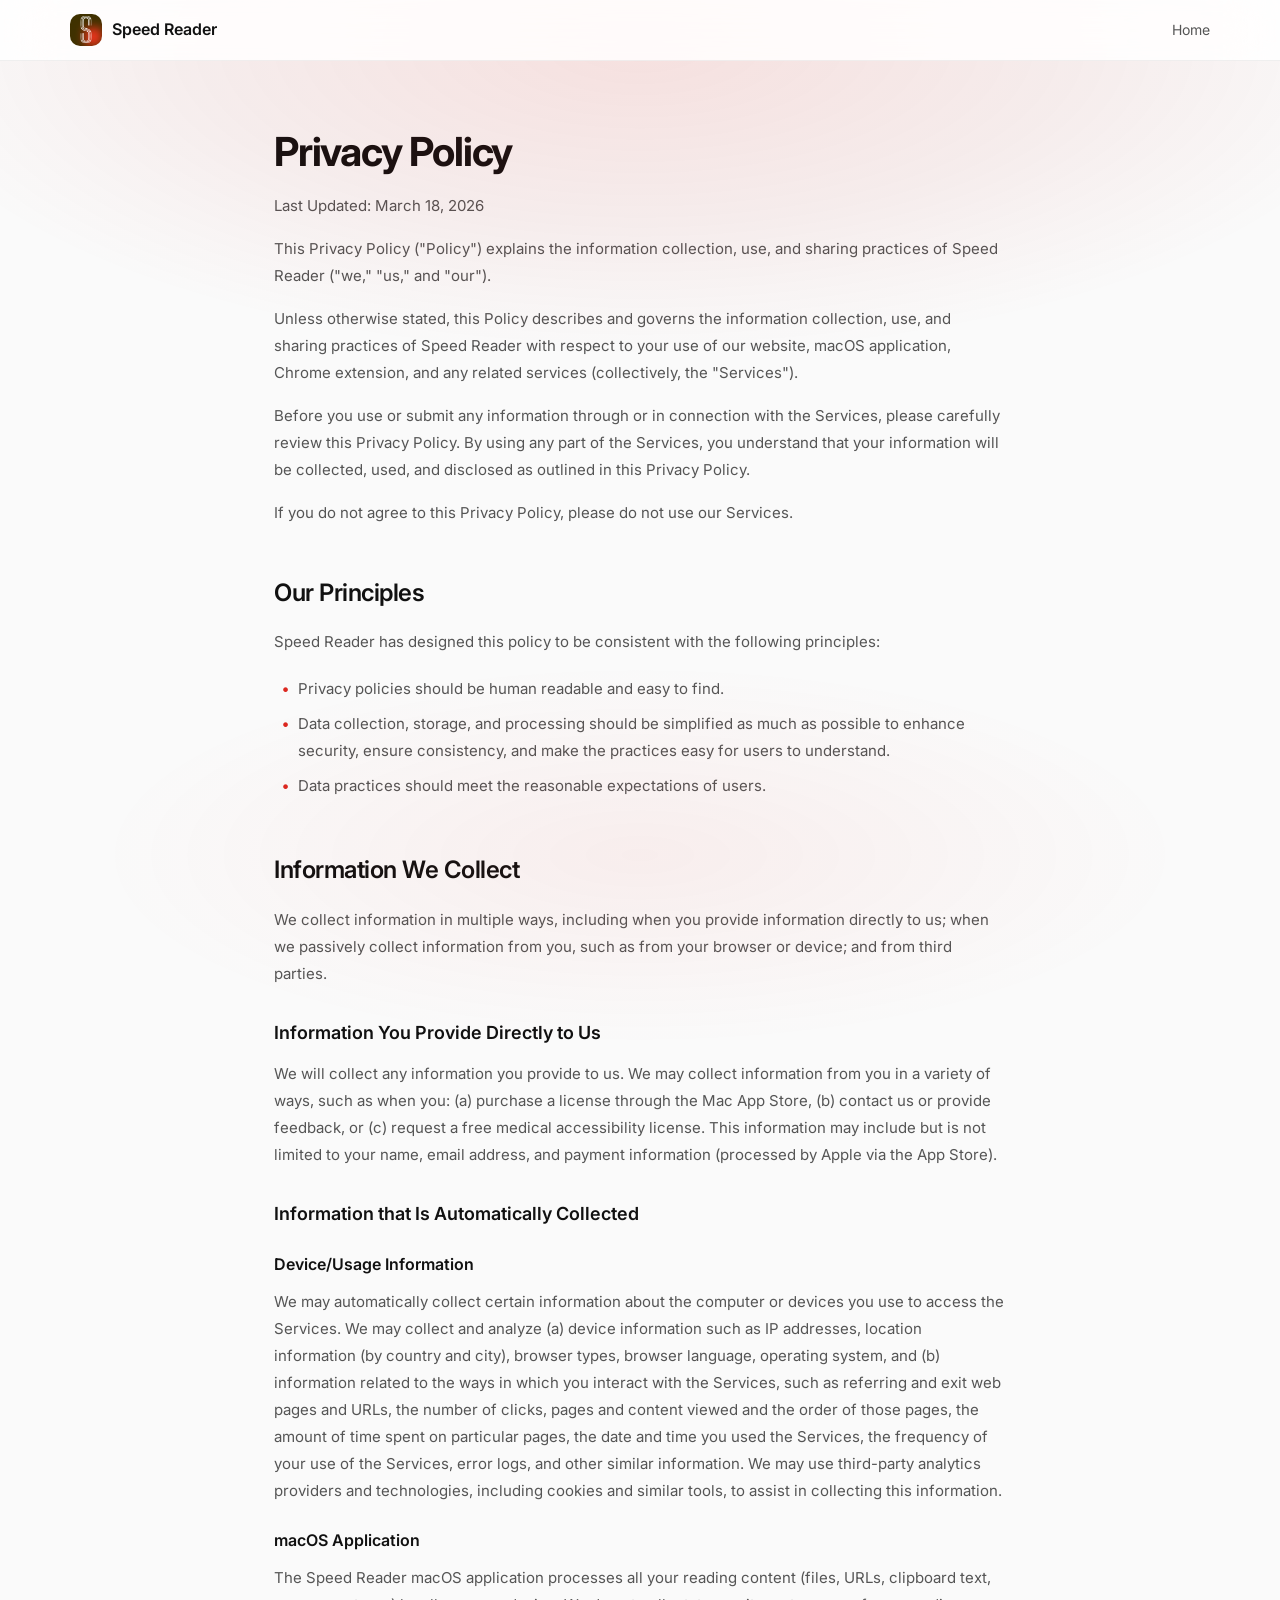
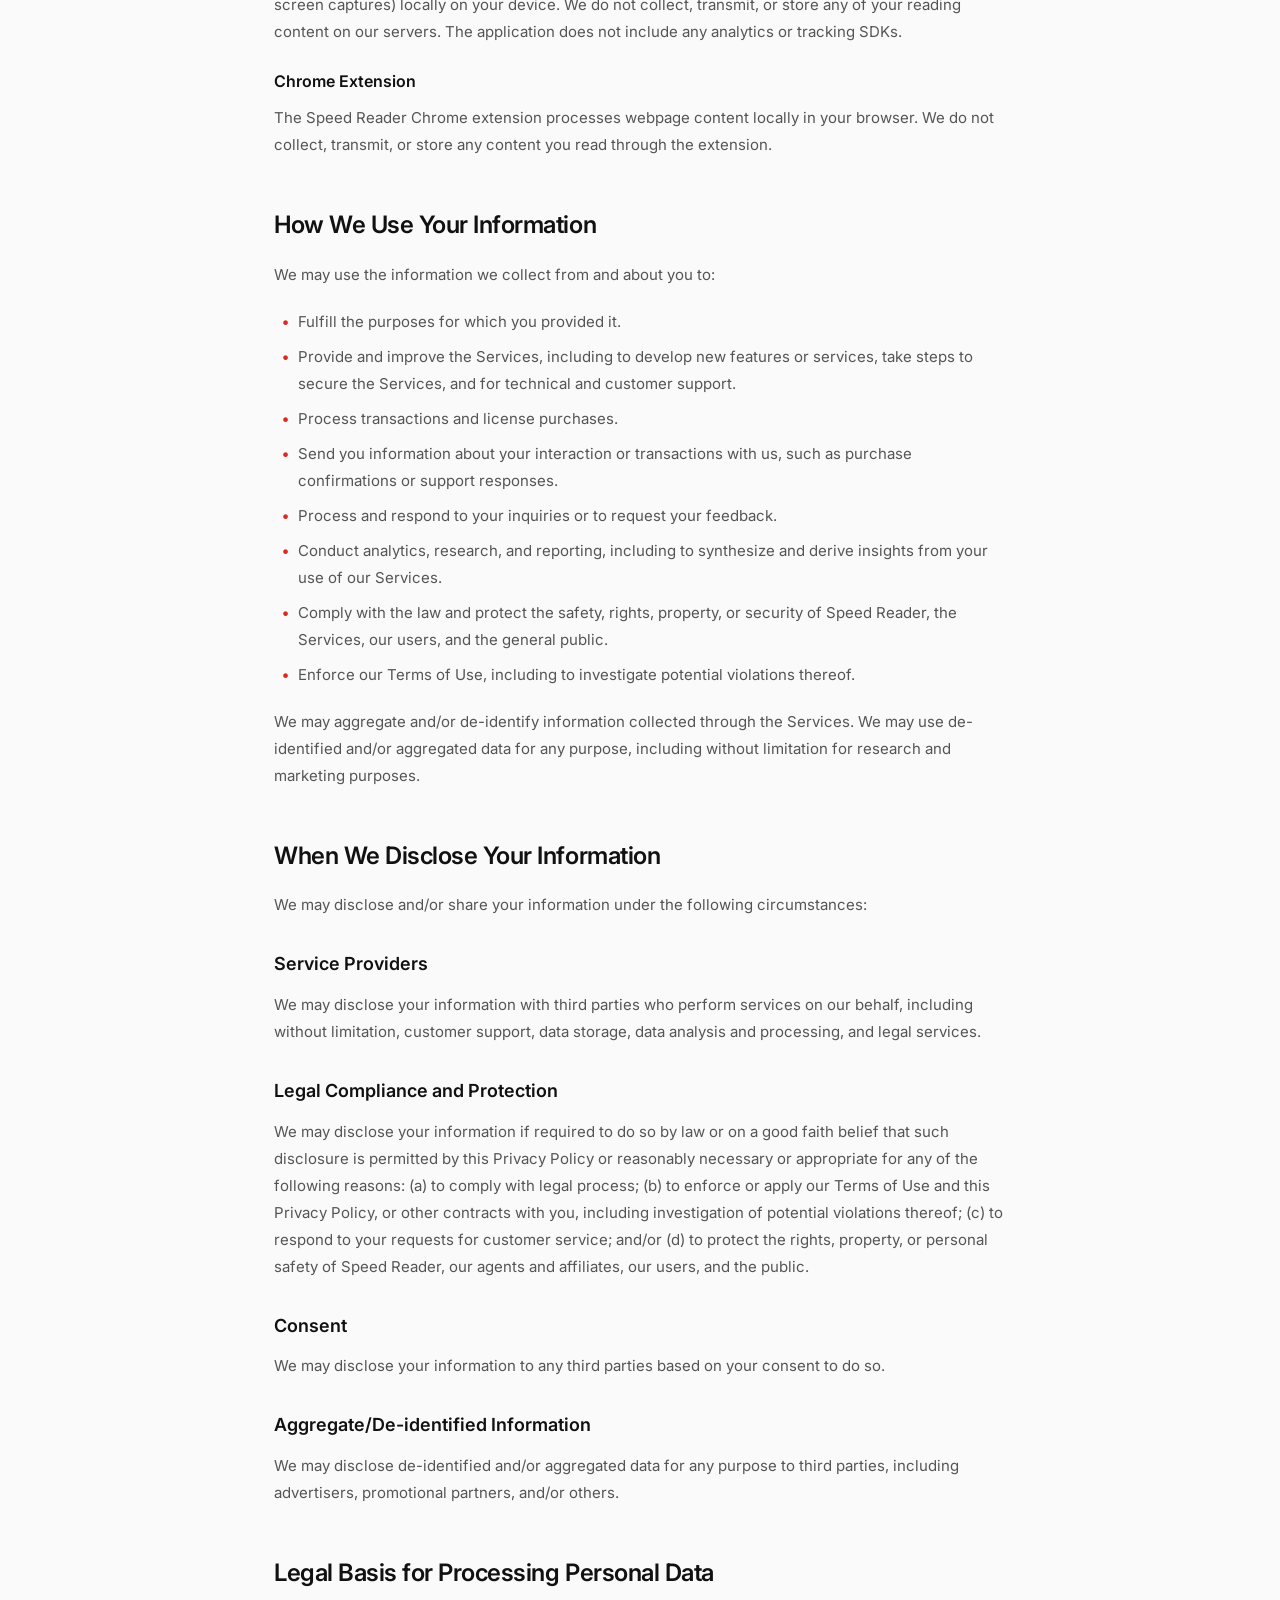
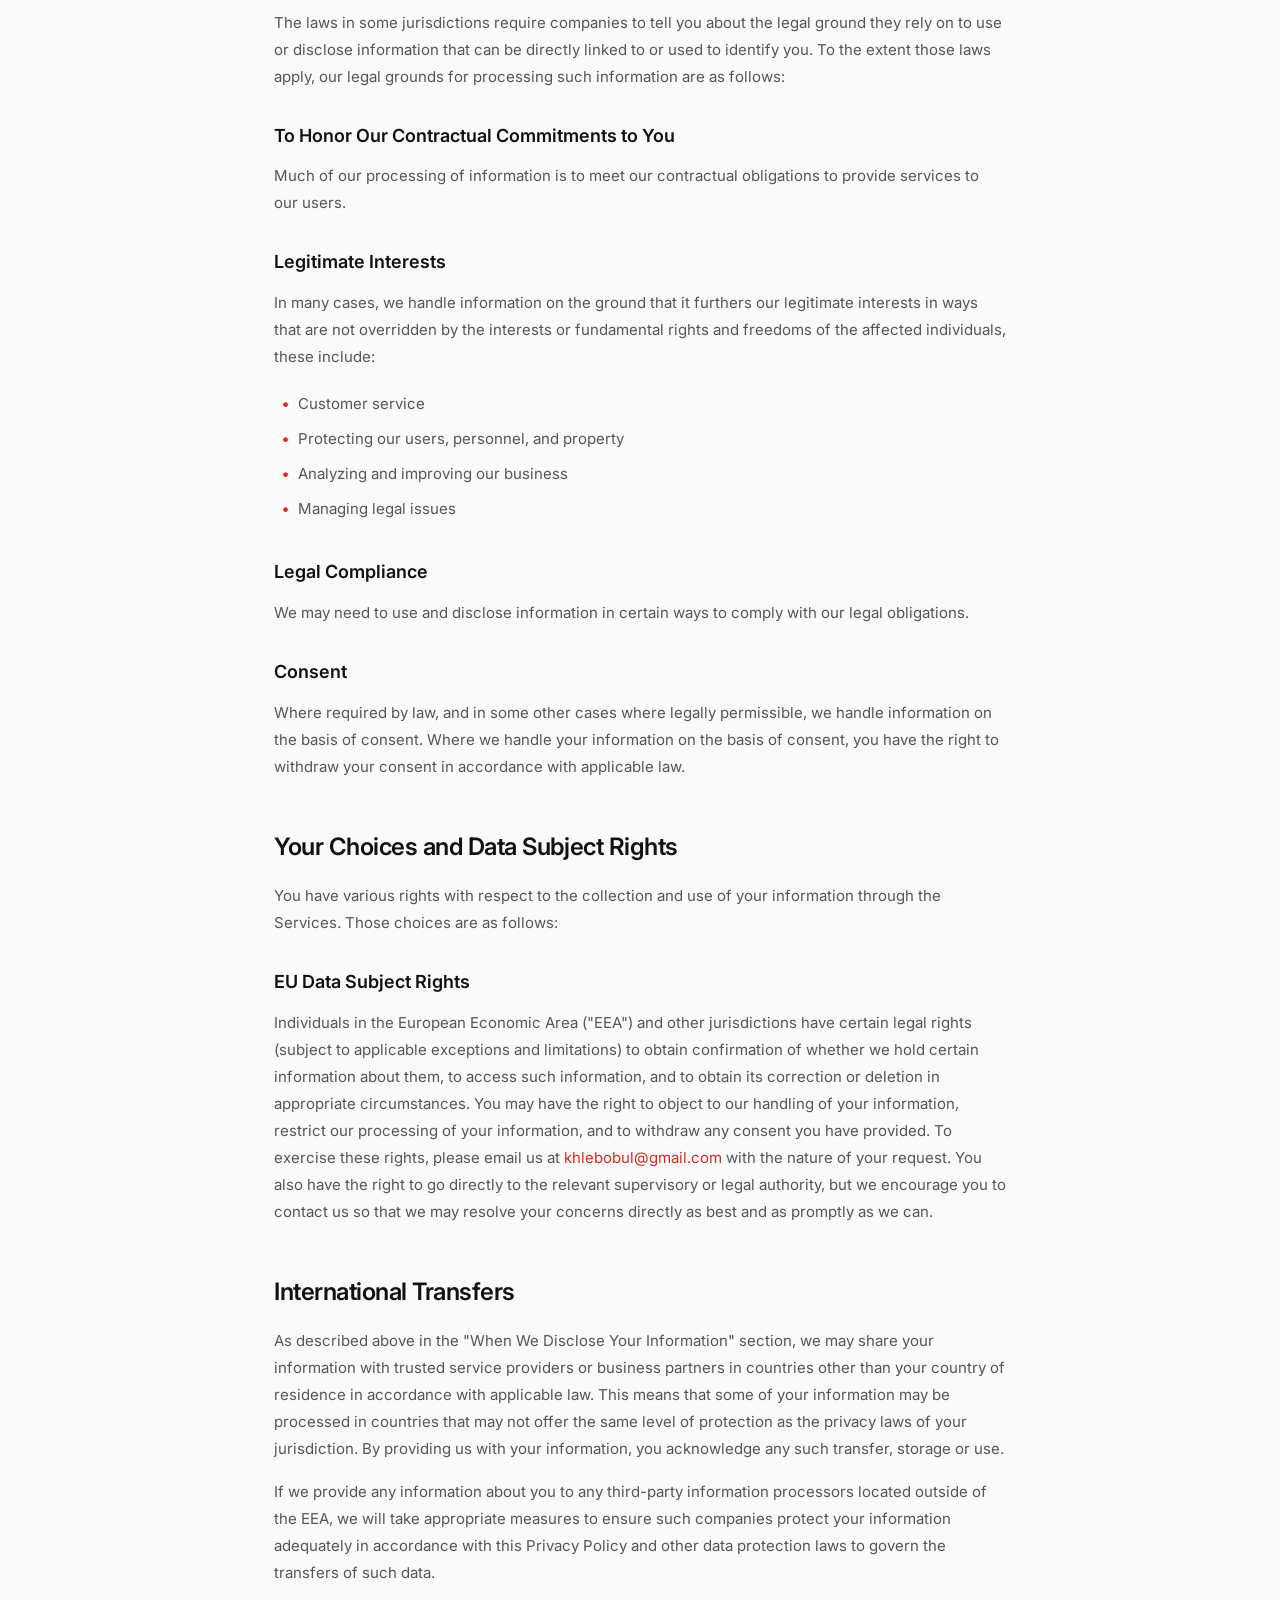
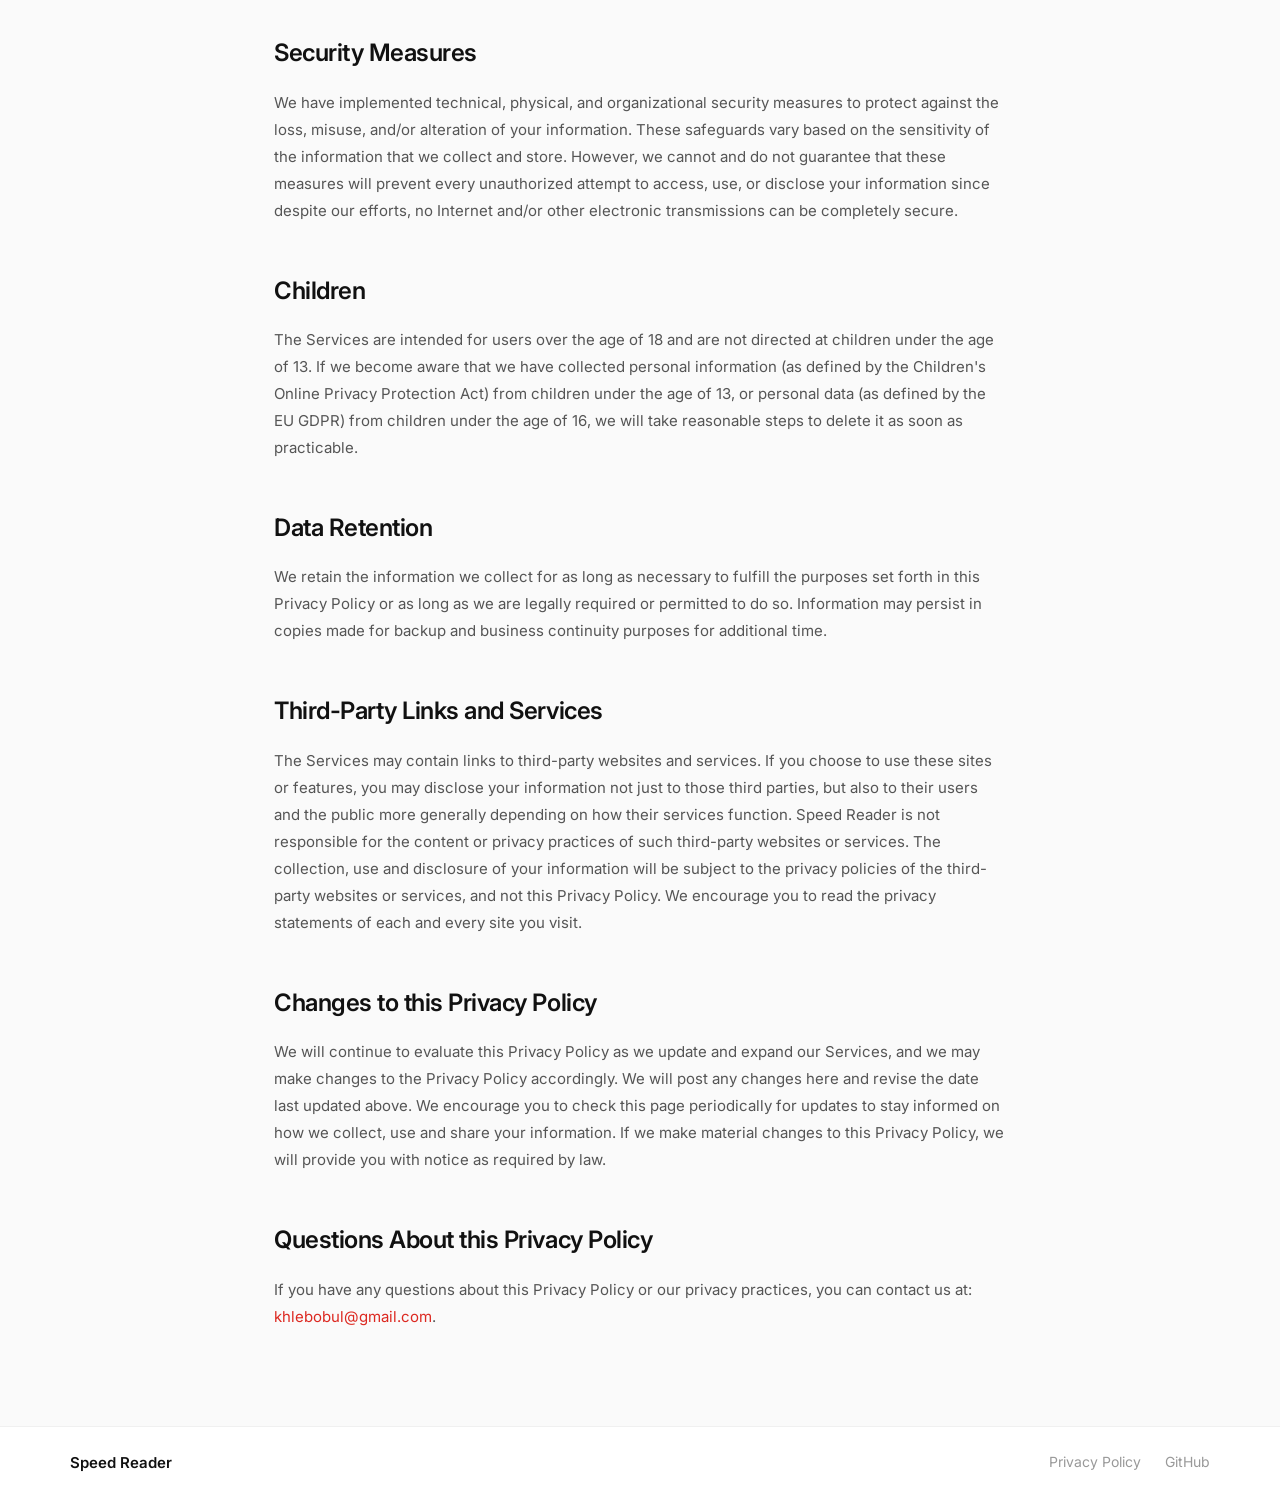
<file: privacy.html>
<!DOCTYPE html>
<html lang="en">
<head>
    <meta charset="UTF-8">
    <meta name="viewport" content="width=device-width, initial-scale=1.0">
    <title>Privacy Policy — Speed Reader</title>
    <meta name="description" content="Privacy Policy for Speed Reader — macOS speed reading app.">
    <link rel="canonical" href="https://speed-reader.pro/privacy.html">
    <meta name="theme-color" content="#dc2820">
    <script defer src="https://cloud.umami.is/script.js" data-website-id="ab2039d1-7737-407b-ad98-6952c78fc07d"></script>

    <link rel="preconnect" href="https://fonts.googleapis.com">
    <link rel="preconnect" href="https://fonts.gstatic.com" crossorigin>
    <link href="https://fonts.googleapis.com/css2?family=Inter:wght@400;500;600&family=JetBrains+Mono:wght@400;500&display=swap" rel="stylesheet">
    <link rel="stylesheet" href="style.css">
    <link rel="icon" type="image/png" href="assets/favicons/favicon-96x96.png" sizes="96x96" />
    <link rel="icon" type="image/svg+xml" href="assets/favicons/favicon.svg" />
    <link rel="shortcut icon" href="assets/favicons/favicon.ico" />
    <link rel="apple-touch-icon" sizes="180x180" href="assets/favicons/apple-touch-icon.png" />
    <link rel="manifest" href="assets/favicons/site.webmanifest" />
</head>
<body>

    <!-- Nav -->
    <nav class="nav">
        <div class="nav-inner">
            <a href="index.html" class="nav-logo">
                <img src="assets/logo/logo.png" alt="Speed Reader" class="nav-logo-icon">
                <span>Speed Reader</span>
            </a>
            <div class="nav-links">
                <a href="index.html">Home</a>
            </div>
        </div>
    </nav>

    <main>
        <section class="legal">
            <div class="legal-container">
                <h1>Privacy Policy</h1>
                <p class="legal-updated">Last Updated: March 18, 2026</p>

                <p>This Privacy Policy ("Policy") explains the information collection, use, and sharing practices of Speed Reader ("we," "us," and "our").</p>
                <p>Unless otherwise stated, this Policy describes and governs the information collection, use, and sharing practices of Speed Reader with respect to your use of our website, macOS application, Chrome extension, and any related services (collectively, the "Services").</p>
                <p>Before you use or submit any information through or in connection with the Services, please carefully review this Privacy Policy. By using any part of the Services, you understand that your information will be collected, used, and disclosed as outlined in this Privacy Policy.</p>
                <p>If you do not agree to this Privacy Policy, please do not use our Services.</p>

                <h2>Our Principles</h2>
                <p>Speed Reader has designed this policy to be consistent with the following principles:</p>
                <ul>
                    <li>Privacy policies should be human readable and easy to find.</li>
                    <li>Data collection, storage, and processing should be simplified as much as possible to enhance security, ensure consistency, and make the practices easy for users to understand.</li>
                    <li>Data practices should meet the reasonable expectations of users.</li>
                </ul>

                <h2>Information We Collect</h2>
                <p>We collect information in multiple ways, including when you provide information directly to us; when we passively collect information from you, such as from your browser or device; and from third parties.</p>

                <h3>Information You Provide Directly to Us</h3>
                <p>We will collect any information you provide to us. We may collect information from you in a variety of ways, such as when you: (a) purchase a license through the Mac App Store, (b) contact us or provide feedback, or (c) request a free medical accessibility license. This information may include but is not limited to your name, email address, and payment information (processed by Apple via the App Store).</p>

                <h3>Information that Is Automatically Collected</h3>

                <h4>Device/Usage Information</h4>
                <p>We may automatically collect certain information about the computer or devices you use to access the Services. We may collect and analyze (a) device information such as IP addresses, location information (by country and city), browser types, browser language, operating system, and (b) information related to the ways in which you interact with the Services, such as referring and exit web pages and URLs, the number of clicks, pages and content viewed and the order of those pages, the amount of time spent on particular pages, the date and time you used the Services, the frequency of your use of the Services, error logs, and other similar information. We may use third-party analytics providers and technologies, including cookies and similar tools, to assist in collecting this information.</p>

                <h4>macOS Application</h4>
                <p>The Speed Reader macOS application processes all your reading content (files, URLs, clipboard text, screen captures) locally on your device. We do not collect, transmit, or store any of your reading content on our servers. The application does not include any analytics or tracking SDKs.</p>

                <h4>Chrome Extension</h4>
                <p>The Speed Reader Chrome extension processes webpage content locally in your browser. We do not collect, transmit, or store any content you read through the extension.</p>

                <h2>How We Use Your Information</h2>
                <p>We may use the information we collect from and about you to:</p>
                <ul>
                    <li>Fulfill the purposes for which you provided it.</li>
                    <li>Provide and improve the Services, including to develop new features or services, take steps to secure the Services, and for technical and customer support.</li>
                    <li>Process transactions and license purchases.</li>
                    <li>Send you information about your interaction or transactions with us, such as purchase confirmations or support responses.</li>
                    <li>Process and respond to your inquiries or to request your feedback.</li>
                    <li>Conduct analytics, research, and reporting, including to synthesize and derive insights from your use of our Services.</li>
                    <li>Comply with the law and protect the safety, rights, property, or security of Speed Reader, the Services, our users, and the general public.</li>
                    <li>Enforce our Terms of Use, including to investigate potential violations thereof.</li>
                </ul>
                <p>We may aggregate and/or de-identify information collected through the Services. We may use de-identified and/or aggregated data for any purpose, including without limitation for research and marketing purposes.</p>

                <h2>When We Disclose Your Information</h2>
                <p>We may disclose and/or share your information under the following circumstances:</p>

                <h3>Service Providers</h3>
                <p>We may disclose your information with third parties who perform services on our behalf, including without limitation, customer support, data storage, data analysis and processing, and legal services.</p>

                <h3>Legal Compliance and Protection</h3>
                <p>We may disclose your information if required to do so by law or on a good faith belief that such disclosure is permitted by this Privacy Policy or reasonably necessary or appropriate for any of the following reasons: (a) to comply with legal process; (b) to enforce or apply our Terms of Use and this Privacy Policy, or other contracts with you, including investigation of potential violations thereof; (c) to respond to your requests for customer service; and/or (d) to protect the rights, property, or personal safety of Speed Reader, our agents and affiliates, our users, and the public.</p>

                <h3>Consent</h3>
                <p>We may disclose your information to any third parties based on your consent to do so.</p>

                <h3>Aggregate/De-identified Information</h3>
                <p>We may disclose de-identified and/or aggregated data for any purpose to third parties, including advertisers, promotional partners, and/or others.</p>

                <h2>Legal Basis for Processing Personal Data</h2>
                <p>The laws in some jurisdictions require companies to tell you about the legal ground they rely on to use or disclose information that can be directly linked to or used to identify you. To the extent those laws apply, our legal grounds for processing such information are as follows:</p>

                <h3>To Honor Our Contractual Commitments to You</h3>
                <p>Much of our processing of information is to meet our contractual obligations to provide services to our users.</p>

                <h3>Legitimate Interests</h3>
                <p>In many cases, we handle information on the ground that it furthers our legitimate interests in ways that are not overridden by the interests or fundamental rights and freedoms of the affected individuals, these include:</p>
                <ul>
                    <li>Customer service</li>
                    <li>Protecting our users, personnel, and property</li>
                    <li>Analyzing and improving our business</li>
                    <li>Managing legal issues</li>
                </ul>

                <h3>Legal Compliance</h3>
                <p>We may need to use and disclose information in certain ways to comply with our legal obligations.</p>

                <h3>Consent</h3>
                <p>Where required by law, and in some other cases where legally permissible, we handle information on the basis of consent. Where we handle your information on the basis of consent, you have the right to withdraw your consent in accordance with applicable law.</p>

                <h2>Your Choices and Data Subject Rights</h2>
                <p>You have various rights with respect to the collection and use of your information through the Services. Those choices are as follows:</p>

                <h3>EU Data Subject Rights</h3>
                <p>Individuals in the European Economic Area ("EEA") and other jurisdictions have certain legal rights (subject to applicable exceptions and limitations) to obtain confirmation of whether we hold certain information about them, to access such information, and to obtain its correction or deletion in appropriate circumstances. You may have the right to object to our handling of your information, restrict our processing of your information, and to withdraw any consent you have provided. To exercise these rights, please email us at <a href="mailto:khlebobul@gmail.com">khlebobul@gmail.com</a> with the nature of your request. You also have the right to go directly to the relevant supervisory or legal authority, but we encourage you to contact us so that we may resolve your concerns directly as best and as promptly as we can.</p>

                <h2>International Transfers</h2>
                <p>As described above in the "When We Disclose Your Information" section, we may share your information with trusted service providers or business partners in countries other than your country of residence in accordance with applicable law. This means that some of your information may be processed in countries that may not offer the same level of protection as the privacy laws of your jurisdiction. By providing us with your information, you acknowledge any such transfer, storage or use.</p>
                <p>If we provide any information about you to any third-party information processors located outside of the EEA, we will take appropriate measures to ensure such companies protect your information adequately in accordance with this Privacy Policy and other data protection laws to govern the transfers of such data.</p>

                <h2>Security Measures</h2>
                <p>We have implemented technical, physical, and organizational security measures to protect against the loss, misuse, and/or alteration of your information. These safeguards vary based on the sensitivity of the information that we collect and store. However, we cannot and do not guarantee that these measures will prevent every unauthorized attempt to access, use, or disclose your information since despite our efforts, no Internet and/or other electronic transmissions can be completely secure.</p>

                <h2>Children</h2>
                <p>The Services are intended for users over the age of 18 and are not directed at children under the age of 13. If we become aware that we have collected personal information (as defined by the Children's Online Privacy Protection Act) from children under the age of 13, or personal data (as defined by the EU GDPR) from children under the age of 16, we will take reasonable steps to delete it as soon as practicable.</p>

                <h2>Data Retention</h2>
                <p>We retain the information we collect for as long as necessary to fulfill the purposes set forth in this Privacy Policy or as long as we are legally required or permitted to do so. Information may persist in copies made for backup and business continuity purposes for additional time.</p>

                <h2>Third-Party Links and Services</h2>
                <p>The Services may contain links to third-party websites and services. If you choose to use these sites or features, you may disclose your information not just to those third parties, but also to their users and the public more generally depending on how their services function. Speed Reader is not responsible for the content or privacy practices of such third-party websites or services. The collection, use and disclosure of your information will be subject to the privacy policies of the third-party websites or services, and not this Privacy Policy. We encourage you to read the privacy statements of each and every site you visit.</p>

                <h2>Changes to this Privacy Policy</h2>
                <p>We will continue to evaluate this Privacy Policy as we update and expand our Services, and we may make changes to the Privacy Policy accordingly. We will post any changes here and revise the date last updated above. We encourage you to check this page periodically for updates to stay informed on how we collect, use and share your information. If we make material changes to this Privacy Policy, we will provide you with notice as required by law.</p>

                <h2>Questions About this Privacy Policy</h2>
                <p>If you have any questions about this Privacy Policy or our privacy practices, you can contact us at: <a href="mailto:khlebobul@gmail.com">khlebobul@gmail.com</a>.</p>
            </div>
        </section>
    </main>

    <!-- Footer -->
    <footer class="footer">
        <div class="footer-inner">
            <div class="footer-brand">
                <span>Speed Reader</span>
            </div>
            <div class="footer-links">
                <a href="privacy.html">Privacy Policy</a>
                <a href="https://github.com/khlebobul">GitHub</a>
            </div>
        </div>
    </footer>

</body>
</html>
</file>
<file: style.css>
/* ========== Reset & Base ========== */
*, *::before, *::after {
    margin: 0;
    padding: 0;
    box-sizing: border-box;
}

:root {
    --bg: #fafafa;
    --bg-subtle: rgba(255, 255, 255, 0.8);
    --bg-card: rgba(255, 255, 255, 0.7);
    --bg-card-hover: rgba(255, 255, 255, 0.9);
    --border: rgba(220, 40, 30, 0.15);
    --border-subtle: rgba(0, 0, 0, 0.06);
    --text: #111111;
    --text-secondary: #555555;
    --text-tertiary: #999999;
    --accent: #dc2820;
    --accent-hover: #ef3830;
    --accent-glow: rgba(220, 40, 30, 0.2);
    --accent-light: rgba(220, 40, 30, 0.1);
    --font-sans: 'Inter', sans-serif;
    --font-mono: 'JetBrains Mono', monospace;
    --radius: 16px;
    --radius-lg: 24px;
    --radius-xl: 24px;
    --radius-pill: 100px;
    --max-width: 1140px;
}

html {
    scroll-behavior: smooth;
    scroll-padding-top: 80px;
    -webkit-font-smoothing: antialiased;
    -moz-osx-font-smoothing: grayscale;
}

body {
    font-family: var(--font-sans);
    background: var(--bg);
    color: var(--text);
    line-height: 1.6;
    overflow-x: hidden;
    position: relative;
}

body::before {
    content: '';
    position: fixed;
    top: -30%;
    left: 50%;
    transform: translateX(-50%);
    width: 120%;
    height: 70%;
    background: radial-gradient(ellipse at center, rgba(220, 40, 30, 0.12) 0%, rgba(180, 20, 15, 0.06) 40%, transparent 70%);
    pointer-events: none;
    z-index: 0;
}

body::after {
    content: '';
    position: fixed;
    bottom: -20%;
    left: 50%;
    transform: translateX(-50%);
    width: 100%;
    height: 50%;
    background: radial-gradient(ellipse at center, rgba(220, 40, 30, 0.06) 0%, transparent 60%);
    pointer-events: none;
    z-index: 0;
}

a {
    color: inherit;
    text-decoration: none;
}

/* ========== Buttons ========== */
.btn {
    display: inline-flex;
    align-items: center;
    justify-content: center;
    gap: 8px;
    font-family: inherit;
    font-weight: 600;
    border: none;
    cursor: pointer;
    transition: all 0.3s ease;
    border-radius: var(--radius-pill);
    background: var(--accent);
    color: #fff;
    box-shadow: 0 0 20px rgba(220, 40, 30, 0.25), 0 0 60px rgba(220, 40, 30, 0.1);
    position: relative;
    z-index: 1;
}

.btn:hover {
    background: var(--accent-hover);
    transform: translateY(-2px);
    box-shadow: 0 0 30px rgba(220, 40, 30, 0.5), 0 0 80px rgba(220, 40, 30, 0.2), 0 4px 20px rgba(0, 0, 0, 0.08);
}

.btn-sm {
    font-size: 14px;
    padding: 8px 20px;
}

.btn-lg {
    font-size: 16px;
    padding: 14px 32px;
}

.btn-full {
    width: 100%;
}

.btn-outline {
    background: transparent;
    color: var(--text);
    border: 1.5px solid rgba(0, 0, 0, 0.2);
    box-shadow: none;
    backdrop-filter: blur(8px);
    -webkit-backdrop-filter: blur(8px);
}

.btn-outline:hover {
    background: var(--accent-light);
    border-color: var(--accent);
    color: var(--accent);
    box-shadow: 0 0 20px rgba(220, 40, 30, 0.15);
}

.btn-disabled {
    opacity: 0.5;
    cursor: not-allowed;
    pointer-events: none;
}

/* ========== Video Modal ========== */

/* ========== Nav ========== */
.nav {
    position: fixed;
    top: 0;
    left: 0;
    right: 0;
    z-index: 100;
    padding: 0 24px;
    backdrop-filter: blur(24px) saturate(180%);
    -webkit-backdrop-filter: blur(24px) saturate(180%);
    background: rgba(255, 255, 255, 0.85);
    border-bottom: 1px solid var(--border-subtle);
}

.nav-inner {
    max-width: var(--max-width);
    margin: 0 auto;
    display: flex;
    align-items: center;
    justify-content: space-between;
    height: 60px;
}

.nav-logo {
    display: flex;
    align-items: center;
    gap: 10px;
    font-weight: 600;
    font-size: 16px;
}

.nav-logo-icon {
    width: 32px;
    height: 32px;
    border-radius: 10px;
    display: flex;
    align-items: center;
    justify-content: center;
}

.nav-links {
    display: flex;
    gap: 32px;
}

.nav-links a {
    font-size: 14px;
    color: var(--text-secondary);
    transition: color 0.2s;
}

.nav-links a:hover {
    color: var(--text);
}

/* ========== Hero ========== */
.hero {
    padding: 110px 24px 40px;
    text-align: center;
    max-width: var(--max-width);
    margin: 0 auto;
    position: relative;
}

.hero::before {
    content: '';
    position: absolute;
    top: 60px;
    left: 50%;
    transform: translateX(-50%);
    width: 800px;
    height: 800px;
    background: radial-gradient(circle, rgba(220, 40, 30, 0.1) 0%, rgba(220, 40, 30, 0.04) 30%, transparent 60%);
    border-radius: 50%;
    pointer-events: none;
    animation: hero-pulse 6s ease-in-out infinite;
}

.hero::after {
    content: '';
    position: absolute;
    top: 200px;
    left: 50%;
    transform: translateX(-50%);
    width: 400px;
    height: 400px;
    background: radial-gradient(circle, rgba(220, 40, 30, 0.08) 0%, transparent 50%);
    border-radius: 50%;
    pointer-events: none;
    animation: hero-pulse 4s ease-in-out infinite reverse;
    filter: blur(40px);
}

@keyframes hero-pulse {
    0%, 100% {
        transform: translateX(-50%) scale(1);
        opacity: 1;
    }
    50% {
        transform: translateX(-50%) scale(1.1);
        opacity: 0.7;
    }
}

@keyframes float-blob {
    0%, 100% {
        transform: translate(0, 0) scale(1);
    }
    33% {
        transform: translate(30px, -30px) scale(1.1);
    }
    66% {
        transform: translate(-20px, 20px) scale(0.9);
    }
}

.hero-badge {
    display: inline-block;
    font-family: var(--font-sans);
    font-size: 0.8rem;
    font-weight: 600;
    color: var(--accent);
    background: rgba(220, 40, 30, 0.08);
    backdrop-filter: blur(10px);
    border: 1px solid rgba(220, 40, 30, 0.2);
    padding: 0.4em 1.1em;
    border-radius: var(--radius-pill);
    margin-bottom: 24px;
    opacity: 0;
    animation: fadeInUp 0.8s ease 0.1s forwards;
}

.hero-title {
    font-family: var(--font-sans);
    font-size: clamp(44px, 7vw, 72px);
    font-weight: 700;
    line-height: 1.1;
    letter-spacing: -0.02em;
    margin-bottom: 20px;
    color: var(--text);
    opacity: 0;
    animation: fadeInUp 0.8s ease forwards;
    position: relative;
    z-index: 1;
}

.hero-accent {
    font-weight: 700;
    background: linear-gradient(135deg, #ff4040 0%, #dc2820 50%, #ff6040 100%);
    -webkit-background-clip: text;
    -webkit-text-fill-color: transparent;
    background-clip: text;
}

.hero-subtitle {
    font-size: 18px;
    color: var(--text-secondary);
    max-width: 520px;
    margin: 0 auto 24px;
    line-height: 1.7;
    opacity: 0;
    animation: fadeInUp 0.8s ease 0.2s forwards;
    position: relative;
    z-index: 1;
}

@keyframes fadeInUp {
    from {
        opacity: 0;
        transform: translateY(20px);
    }
    to {
        opacity: 1;
        transform: translateY(0);
    }
}

.hero-cta {
    display: flex;
    flex-wrap: wrap;
    justify-content: center;
    align-items: center;
    gap: 16px;
    margin-bottom: 40px;
    opacity: 0;
    animation: fadeInUp 0.8s ease 0.3s forwards;
    position: relative;
    z-index: 1;
}

.hero-req {
    width: 100%;
    text-align: center;
    font-size: 13px;
    color: var(--text-secondary);
}

/* Hero Visual */
.hero-visual {
    max-width: var(--max-width);
    margin: 0 auto;
    opacity: 0;
    animation: fadeInUp 0.8s ease 0.4s forwards;
    position: relative;
    z-index: 1;
}

.rsvp-window {
    background: rgba(255, 255, 255, 0.9);
    backdrop-filter: blur(20px);
    border: 1px solid rgba(0, 0, 0, 0.08);
    border-radius: var(--radius-lg);
    overflow: hidden;
    box-shadow:
        0 0 0 1px rgba(0, 0, 0, 0.03),
        0 20px 60px rgba(0, 0, 0, 0.1),
        0 0 120px rgba(220, 40, 30, 0.08),
        inset 0 1px 0 rgba(255, 255, 255, 0.5);
}

.rsvp-topbar {
    display: flex;
    align-items: center;
    justify-content: space-between;
    padding: 14px 20px;
    border-bottom: 1px solid rgba(0, 0, 0, 0.06);
}

.rsvp-dots {
    display: flex;
    gap: 6px;
}

.rsvp-dots span {
    width: 12px;
    height: 12px;
    border-radius: 50%;
    background: rgba(0, 0, 0, 0.08);
}

.rsvp-dots span:first-child { background: #ef4444; }
.rsvp-dots span:nth-child(2) { background: #eab308; }
.rsvp-dots span:last-child { background: #22c55e; }

.rsvp-title {
    font-size: 13px;
    font-weight: 500;
    color: var(--text-tertiary);
}

.rsvp-content {
    padding: 64px 48px;
    display: flex;
    align-items: center;
    justify-content: center;
    min-height: 200px;
    position: relative;
}

.rsvp-word-container {
    position: relative;
    display: grid;
    grid-template-columns: 1fr auto 1fr;
    align-items: baseline;
    font-family: var(--font-sans);
    font-size: 54px;
    white-space: nowrap;
    min-height: 70px;
}

.rsvp-pre {
    text-align: right;
    color: var(--text);
    font-weight: 400;
}

.rsvp-orp {
    color: var(--accent);
    font-weight: 700;
}

.rsvp-post {
    text-align: left;
    color: var(--text);
    font-weight: 400;
}

.rsvp-fixation {
    display: none;
}

.rsvp-orp {
    position: relative;
}

.rsvp-orp::before,
.rsvp-orp::after {
    content: '';
    position: absolute;
    left: 50%;
    transform: translateX(-50%);
    width: 2px;
    height: 14px;
    background: var(--accent);
    opacity: 0.6;
    border-radius: 1px;
}

.rsvp-orp::before {
    top: -14px;
}

.rsvp-orp::after {
    bottom: -14px;
}

.rsvp-bottombar {
    display: flex;
    align-items: center;
    gap: 12px;
    padding: 14px 20px;
    border-top: 1px solid rgba(0, 0, 0, 0.06);
    font-size: 13px;
    color: var(--text-tertiary);
    font-variant-numeric: tabular-nums;
}

.rsvp-progress {
    flex: 1;
    height: 3px;
    background: rgba(0, 0, 0, 0.06);
    border-radius: 2px;
    overflow: hidden;
}

.rsvp-progress-fill {
    height: 100%;
    width: 25%;
    background: var(--accent);
    border-radius: 2px;
    transition: width 0.35s linear;
    box-shadow: 0 0 8px rgba(220, 40, 30, 0.4);
}

.rsvp-wpm {
    font-weight: 500;
}

/* ========== Stats ========== */
.stats {
    padding: 40px 24px 60px;
    max-width: var(--max-width);
    margin: 0 auto;
}

.stats-grid {
    display: grid;
    grid-template-columns: repeat(4, 1fr);
    gap: 1px;
    background: var(--border-subtle);
    border-radius: var(--radius-lg);
    overflow: hidden;
    border: 1px solid var(--border-subtle);
}

.stat {
    background: var(--bg-subtle);
    padding: 32px;
    text-align: center;
}

.stat-value {
    font-family: var(--font-sans);
    font-size: 36px;
    font-weight: 400;
    letter-spacing: -0.01em;
    margin-bottom: 4px;
    color: var(--text);
}

.stat-label {
    font-size: 14px;
    color: var(--text-tertiary);
    font-weight: 500;
}

/* ========== RSVP Technique ========== */
.rsvp-technique {
    padding: 36px 24px;
    background: rgba(255, 255, 255, 0.6);
    backdrop-filter: blur(20px);
    position: relative;
    border-top: 1px solid var(--border-subtle);
    border-bottom: 1px solid var(--border-subtle);
}

.rsvp-technique::before {
    content: '';
    position: absolute;
    top: 0;
    left: 50%;
    transform: translateX(-50%);
    width: 60%;
    height: 1px;
    background: linear-gradient(90deg, transparent, rgba(220, 40, 30, 0.3), transparent);
}

.rsvp-technique-inner {
    max-width: 800px;
    margin: 0 auto;
    position: relative;
    z-index: 1;
}

.rsvp-technique-content {
    text-align: center;
}

.rsvp-technique-content h2 {
    font-size: clamp(24px, 4vw, 32px);
    font-weight: 700;
    margin-bottom: 24px;
    color: var(--text);
    letter-spacing: -0.02em;
}

.rsvp-technique-text {
    font-size: 16px;
    line-height: 1.7;
    color: var(--text-secondary);
    margin-bottom: 16px;
}

.rsvp-technique-text strong {
    color: var(--accent);
    font-weight: 700;
}

.rsvp-technique-medical {
    font-size: 14px;
    line-height: 1.6;
    color: var(--text-secondary);
    margin-top: 24px;
    padding: 12px 20px;
    background: rgba(220, 40, 30, 0.05);
    border-radius: var(--radius);
    border: 1px solid rgba(220, 40, 30, 0.12);
}

.rsvp-technique-medical a {
    color: var(--accent);
    font-weight: 600;
    text-decoration: underline;
    text-underline-offset: 2px;
    transition: opacity 0.2s;
}

.rsvp-technique-medical a:hover {
    opacity: 0.7;
}

.rsvp-technique-benefits {
    display: flex;
    justify-content: center;
    gap: 40px;
    margin-top: 32px;
    flex-wrap: wrap;
}

.rsvp-benefit {
    display: flex;
    flex-direction: column;
    align-items: center;
    gap: 10px;
    font-size: 14px;
    color: var(--text-secondary);
    font-weight: 500;
}

.rsvp-benefit-icon {
    width: 40px;
    height: 40px;
    background: var(--accent);
    border-radius: 50%;
    display: flex;
    align-items: center;
    justify-content: center;
    color: white;
    flex-shrink: 0;
    box-shadow: 0 0 20px rgba(220, 40, 30, 0.4), 0 0 40px rgba(220, 40, 30, 0.15);
}

/* ========== Sections Common ========== */
.section-header {
    text-align: center;
    margin-bottom: 40px;
    position: relative;
    z-index: 1;
}

.section-header h2 {
    font-size: clamp(24px, 4vw, 36px);
    font-weight: 700;
    letter-spacing: -0.02em;
    color: var(--text);
}

.section-subtitle {
    font-size: 16px;
    color: var(--text-secondary);
    max-width: 480px;
    margin: 0 auto;
}

/* ========== Features ========== */
.features {
    padding: 40px 24px;
    max-width: var(--max-width);
    margin: 0 auto;
    position: relative;
}

.features::before {
    content: '';
    position: absolute;
    top: 50%;
    left: -10%;
    width: 40%;
    height: 400px;
    background: radial-gradient(ellipse, rgba(220, 40, 30, 0.06) 0%, transparent 60%);
    pointer-events: none;
    filter: blur(60px);
}

.features-list {
    display: flex;
    flex-direction: column;
    gap: 80px;
}

.feature-item {
    display: grid;
    grid-template-columns: 1fr 1fr;
    gap: 60px;
    align-items: center;
    position: relative;
    z-index: 1;
}

.feature-item-reverse {
    direction: rtl;
}

.feature-item-reverse > * {
    direction: ltr;
}

.feature-item-content h3 {
    font-size: 28px;
    font-weight: 700;
    margin-bottom: 16px;
    color: var(--text);
    letter-spacing: -0.02em;
}

.feature-item-content > p {
    font-size: 17px;
    color: var(--text-secondary);
    line-height: 1.7;
    margin-bottom: 20px;
}

.feature-item-list {
    list-style: none;
    padding: 0;
    margin: 0;
}

.feature-item-list li {
    font-size: 15px;
    color: var(--text-secondary);
    padding: 8px 0;
    padding-left: 28px;
    position: relative;
}

.feature-item-list li::before {
    content: '\2192';
    position: absolute;
    left: 0;
    color: var(--accent);
    font-weight: 700;
}

.feature-item-visual {
    width: 100%;
    height: 400px;
    border-radius: var(--radius-lg);
    overflow: hidden;
    background: rgba(255, 255, 255, 0.6);
    backdrop-filter: blur(10px);
    border: 1px solid rgba(0, 0, 0, 0.06);
    box-shadow: 0 8px 40px rgba(0, 0, 0, 0.06), 0 0 80px rgba(220, 40, 30, 0.06);
}

.feature-item-visual video,
.feature-item-visual img {
    width: 100%;
    height: 100%;
    object-fit: cover;
    display: block;
}

.feature-item-visual img {
    object-fit: cover;
}

.feature-placeholder {
    width: 100%;
    height: 100%;
    display: flex;
    align-items: center;
    justify-content: center;
    background: radial-gradient(circle at center, rgba(220, 40, 30, 0.04) 0%, transparent 60%);
    color: var(--accent);
}

/* ========== Modes ========== */
.modes {
    padding: 40px 24px;
    max-width: var(--max-width);
    margin: 0 auto;
    position: relative;
}

.modes::before {
    content: '';
    position: absolute;
    top: -100px;
    right: -10%;
    width: 40%;
    height: 400px;
    background: radial-gradient(ellipse, rgba(220, 40, 30, 0.06) 0%, transparent 60%);
    pointer-events: none;
    filter: blur(60px);
}

.modes-grid {
    display: grid;
    grid-template-columns: repeat(3, 1fr);
    gap: 20px;
    position: relative;
    z-index: 1;
}

.mode-card {
    background: rgba(255, 255, 255, 0.6);
    backdrop-filter: blur(10px);
    border: 1px solid rgba(0, 0, 0, 0.06);
    border-radius: var(--radius-xl);
    padding: 32px 28px 28px;
    text-align: center;
    transition: all 0.3s ease;
}

.mode-card:hover {
    border-color: rgba(220, 40, 30, 0.2);
    transform: translateY(-4px);
    box-shadow: 0 12px 40px rgba(0, 0, 0, 0.08), 0 0 60px rgba(220, 40, 30, 0.06);
}

.mode-card h3 {
    font-family: var(--font-sans);
    font-size: 20px;
    font-weight: 400;
    margin-bottom: 8px;
    letter-spacing: -0.01em;
    color: var(--text);
}

.mode-card p {
    font-size: 14px;
    color: var(--text-secondary);
    line-height: 1.6;
}

.mode-visual {
    height: 180px;
    display: flex;
    align-items: center;
    justify-content: center;
    margin-bottom: 20px;
    background: rgba(245, 245, 245, 0.6);
    border-radius: var(--radius);
    overflow: hidden;
}

.mode-image {
    width: 100%;
    height: 100%;
    object-fit: cover;
    border-radius: var(--radius);
}

/* Mode mockups */
.mode-mockup {
    width: 100%;
}

.mode-main {
    background: var(--bg-card);
    border-radius: 10px;
    border: 1px solid var(--border-subtle);
    overflow: hidden;
    height: 150px;
}

.mode-mock-bar {
    padding: 8px 10px;
    border-bottom: 1px solid var(--border-subtle);
}

.mode-mock-bar .rsvp-dots span {
    width: 7px;
    height: 7px;
}

.mode-mock-content {
    display: flex;
    height: calc(100% - 30px);
}

.mode-mock-sidebar {
    width: 36px;
    padding: 8px 6px;
    border-right: 1px solid var(--border-subtle);
    display: flex;
    flex-direction: column;
    gap: 4px;
}

.mock-tab {
    height: 6px;
    border-radius: 3px;
    background: rgba(0, 0, 0, 0.06);
}

.mock-tab.active {
    background: var(--accent);
    box-shadow: 0 0 6px rgba(220, 40, 30, 0.4);
}

.mode-mock-main {
    flex: 1;
    display: flex;
    align-items: center;
    justify-content: center;
}

.mock-word {
    font-size: 20px;
    font-weight: 700;
    color: inherit;
    letter-spacing: -0.02em;
}

.mode-notch {
    display: flex;
    flex-direction: column;
    align-items: center;
}

.notch-shape {
    width: 120px;
    height: 28px;
    background: #000;
    border-radius: 0 0 16px 16px;
    display: flex;
    align-items: center;
    justify-content: center;
    position: relative;
    z-index: 2;
}

.notch-camera {
    width: 8px;
    height: 8px;
    background: #1a1a1a;
    border-radius: 50%;
    border: 1px solid #333;
}

.notch-expanded {
    width: 200px;
    background: #111;
    border: 1px solid rgba(255, 255, 255, 0.1);
    border-top: none;
    border-radius: 0 0 14px 14px;
    padding: 20px 16px 12px;
    text-align: center;
    margin-top: -2px;
    color: #fff;
}

.notch-controls {
    display: flex;
    justify-content: center;
    gap: 8px;
    margin-top: 12px;
}

.notch-controls span {
    width: 20px;
    height: 20px;
    border-radius: 50%;
    background: #444;
}

.notch-controls span:nth-child(2) {
    background: var(--accent);
    box-shadow: 0 0 10px rgba(220, 40, 30, 0.4);
}

.mode-separate {
    display: flex;
    align-items: center;
    justify-content: center;
}

.separate-window {
    width: 220px;
    background: #111;
    border-radius: 14px;
    border: 1px solid rgba(255, 255, 255, 0.1);
    padding: 24px 16px 12px;
    text-align: center;
    color: #fff;
    box-shadow: 0 8px 30px rgba(0, 0, 0, 0.08);
}

.separate-bar {
    margin-top: 16px;
    padding-top: 10px;
    border-top: 1px solid rgba(255, 255, 255, 0.1);
}

.separate-progress {
    height: 3px;
    background: rgba(255, 255, 255, 0.1);
    border-radius: 2px;
    margin-bottom: 10px;
    position: relative;
    overflow: hidden;
}

.separate-progress::after {
    content: '';
    position: absolute;
    left: 0;
    top: 0;
    height: 100%;
    width: 60%;
    background: var(--accent);
    border-radius: 2px;
    box-shadow: 0 0 8px rgba(220, 40, 30, 0.4);
}

.separate-controls {
    display: flex;
    justify-content: center;
    gap: 6px;
}

.separate-controls span {
    width: 16px;
    height: 16px;
    border-radius: 50%;
    background: #444;
}

.separate-controls span:nth-child(2) {
    background: var(--accent);
    box-shadow: 0 0 8px rgba(220, 40, 30, 0.4);
}

/* ========== Formats ========== */
.formats {
    padding: 40px 24px;
    max-width: var(--max-width);
    margin: 0 auto;
    position: relative;
    z-index: 1;
}

.formats-grid {
    display: flex;
    flex-wrap: wrap;
    justify-content: center;
    gap: 10px;
    margin-bottom: 48px;
}

.format-tag {
    padding: 10px 22px;
    background: rgba(255, 255, 255, 0.6);
    backdrop-filter: blur(10px);
    border: 1px solid rgba(0, 0, 0, 0.06);
    border-radius: 100px;
    font-size: 15px;
    font-weight: 600;
    letter-spacing: -0.01em;
    transition: all 0.3s ease;
    color: var(--text);
}

.format-tag:hover {
    border-color: rgba(220, 40, 30, 0.2);
    background: rgba(220, 40, 30, 0.06);
    transform: translateY(-2px);
    box-shadow: 0 4px 20px rgba(220, 40, 30, 0.1);
}

.format-tag-special {
    display: inline-flex;
    align-items: center;
    gap: 8px;
    color: var(--text);
}

.formats-features {
    display: flex;
    justify-content: center;
    gap: 40px;
    flex-wrap: wrap;
}

.format-feature {
    display: flex;
    align-items: center;
    gap: 10px;
    font-size: 14px;
    color: var(--text-secondary);
}

.format-feature-icon {
    color: var(--text-tertiary);
    display: flex;
}

/* ========== Shortcuts ========== */
.shortcuts {
    padding: 40px 24px;
    max-width: 700px;
    margin: 0 auto;
    position: relative;
    z-index: 1;
}

.shortcuts-grid {
    display: grid;
    grid-template-columns: repeat(2, 1fr);
    gap: 12px;
}

.shortcut {
    display: flex;
    align-items: center;
    gap: 10px;
    padding: 14px 18px;
    background: rgba(255, 255, 255, 0.6);
    backdrop-filter: blur(10px);
    border: 1px solid rgba(0, 0, 0, 0.06);
    border-radius: var(--radius);
    font-size: 14px;
    color: var(--text-secondary);
    transition: all 0.3s ease;
}

.shortcut:hover {
    border-color: rgba(220, 40, 30, 0.15);
    background: rgba(220, 40, 30, 0.04);
}

kbd {
    display: inline-flex;
    align-items: center;
    justify-content: center;
    min-width: 28px;
    height: 28px;
    padding: 0 8px;
    background: rgba(255, 255, 255, 0.95);
    border: 1px solid rgba(0, 0, 0, 0.1);
    border-radius: 8px;
    font-family: var(--font-mono);
    font-size: 12px;
    font-weight: 500;
    color: var(--text);
    box-shadow: 0 2px 4px rgba(0, 0, 0, 0.08);
}

/* ========== Pricing ========== */
.pricing {
    padding: 40px 24px 60px;
    max-width: var(--max-width);
    margin: 0 auto;
    position: relative;
}

.pricing::before {
    content: '';
    position: absolute;
    top: 0;
    left: 50%;
    transform: translateX(-50%);
    width: 60%;
    height: 500px;
    background: radial-gradient(ellipse, rgba(220, 40, 30, 0.06) 0%, transparent 60%);
    pointer-events: none;
    filter: blur(40px);
}

.pricing-container {
    display: grid;
    grid-template-columns: 1fr 1fr;
    gap: 64px;
    background: rgba(255, 255, 255, 0.7);
    backdrop-filter: blur(20px);
    border: 1px solid rgba(0, 0, 0, 0.06);
    border-radius: var(--radius-xl);
    padding: 56px;
    position: relative;
    overflow: hidden;
    box-shadow: 0 8px 40px rgba(0, 0, 0, 0.06), 0 0 100px rgba(220, 40, 30, 0.06);
    margin-bottom: 24px;
    z-index: 1;
}

.pricing-container::before {
    content: '';
    position: absolute;
    top: 0;
    left: 0;
    right: 0;
    height: 1px;
    background: linear-gradient(90deg, transparent 0%, rgba(220, 40, 30, 0.4) 50%, transparent 100%);
}

.pricing-left {
    display: flex;
    flex-direction: column;
    justify-content: center;
    gap: 20px;
}

.pricing-title {
    font-family: var(--font-sans);
    font-size: 40px;
    font-weight: 400;
    line-height: 1.2;
    letter-spacing: -0.01em;
    color: var(--text);
}

.pricing-subtitle {
    font-size: 16px;
    line-height: 1.6;
    color: var(--text-secondary);
}

.pricing-right {
    display: flex;
    flex-direction: column;
    gap: 32px;
}

.pricing-amount {
    font-family: var(--font-sans);
    font-size: 56px;
    font-weight: 400;
    line-height: 1;
    letter-spacing: -0.02em;
    color: var(--text);
}

.pricing-included-title {
    font-size: 15px;
    font-weight: 600;
    color: var(--text);
    margin-bottom: 16px;
}

.pricing-features {
    list-style: none;
}

.pricing-features li {
    padding: 12px 0;
    font-size: 15px;
    color: var(--text-secondary);
    display: flex;
    align-items: flex-start;
    gap: 12px;
    line-height: 1.6;
}

.pricing-features li::before {
    content: '\2713';
    width: 20px;
    height: 20px;
    background: var(--bg-subtle);
    border-radius: 50%;
    flex-shrink: 0;
    display: flex;
    align-items: center;
    justify-content: center;
    font-size: 12px;
    font-weight: 700;
    color: var(--text);
    margin-top: 2px;
}

.pricing-highlight {
    display: inline-block;
    padding: 2px 8px;
    background: rgba(220, 40, 30, 0.1);
    border-radius: 6px;
    font-weight: 600;
    color: var(--accent);
}

.pricing-medical {
    padding: 20px 24px;
    background: rgba(245, 245, 245, 0.6);
    border: 1px solid rgba(0, 0, 0, 0.06);
    border-radius: var(--radius);
    display: flex;
    gap: 14px;
    align-items: flex-start;
}

.pricing-medical svg {
    flex-shrink: 0;
    color: var(--text-secondary);
    margin-top: 2px;
}

.pricing-medical-content {
    display: flex;
    flex-direction: column;
    gap: 4px;
}

.pricing-medical-title {
    font-size: 15px;
    font-weight: 600;
    color: var(--text);
}

.pricing-medical-text {
    font-size: 14px;
    line-height: 1.6;
    color: var(--text-secondary);
}

.pricing-medical-text a {
    color: var(--accent);
    text-decoration: underline;
    text-underline-offset: 2px;
    transition: opacity 0.2s;
}

.pricing-medical-text a:hover {
    opacity: 0.7;
}

/* ========== Contact ========== */
.contact {
    padding: 40px 24px;
    max-width: 700px;
    margin: 0 auto;
    position: relative;
    z-index: 1;
}

.contact-grid {
    display: grid;
    grid-template-columns: repeat(2, 1fr);
    gap: 20px;
}

.contact-card {
    display: flex;
    align-items: center;
    gap: 16px;
    padding: 24px;
    background: rgba(255, 255, 255, 0.6);
    backdrop-filter: blur(10px);
    border: 1px solid rgba(0, 0, 0, 0.06);
    border-radius: var(--radius-lg);
    transition: all 0.3s ease;
    text-decoration: none;
    color: inherit;
}

.contact-card:hover {
    border-color: rgba(220, 40, 30, 0.2);
    background: rgba(220, 40, 30, 0.04);
    transform: translateY(-4px);
    box-shadow: 0 8px 30px rgba(0, 0, 0, 0.08), 0 0 60px rgba(220, 40, 30, 0.08);
}

.contact-icon {
    width: 48px;
    height: 48px;
    background: var(--accent);
    border-radius: 12px;
    display: flex;
    align-items: center;
    justify-content: center;
    color: white;
    flex-shrink: 0;
    box-shadow: 0 0 20px rgba(220, 40, 30, 0.3);
    transition: all 0.3s ease;
}

.contact-card:hover .contact-icon {
    box-shadow: 0 0 30px rgba(220, 40, 30, 0.5);
    transform: scale(1.05);
}

.contact-content h3 {
    font-size: 16px;
    font-weight: 600;
    color: var(--text);
    margin-bottom: 4px;
}

.contact-content p {
    font-size: 14px;
    color: var(--text-secondary);
    word-break: break-all;
}

/* ========== Browser Extension ========== */
.extension {
    padding: 40px 24px 60px;
    max-width: 700px;
    margin: 0 auto;
    position: relative;
}

.extension::before {
    content: '';
    position: absolute;
    top: 50%;
    left: 50%;
    transform: translate(-50%, -50%);
    width: 80%;
    height: 400px;
    background: radial-gradient(ellipse, rgba(220, 40, 30, 0.08) 0%, transparent 60%);
    pointer-events: none;
    filter: blur(60px);
}

.extension-container {
    background: rgba(255, 255, 255, 0.7);
    backdrop-filter: blur(20px);
    border: 1px solid rgba(0, 0, 0, 0.06);
    border-radius: var(--radius-xl);
    padding: 48px;
    position: relative;
    z-index: 1;
    box-shadow: 0 8px 40px rgba(0, 0, 0, 0.06);
    text-align: center;
}

.extension-badge {
    display: inline-block;
    font-size: 13px;
    font-weight: 600;
    color: #22c55e;
    background: rgba(34, 197, 94, 0.1);
    border: 1px solid rgba(34, 197, 94, 0.2);
    padding: 6px 14px;
    border-radius: var(--radius-pill);
    margin-bottom: 16px;
}

.extension-content h2 {
    font-size: 32px;
    font-weight: 700;
    letter-spacing: -0.02em;
    color: var(--text);
    margin-bottom: 16px;
}

.extension-content > p {
    font-size: 17px;
    color: var(--text-secondary);
    line-height: 1.7;
    margin-bottom: 24px;
}

.extension-features {
    display: flex;
    flex-direction: column;
    gap: 12px;
    margin-bottom: 32px;
    align-items: center;
}

.extension-feature {
    display: flex;
    align-items: center;
    gap: 10px;
    font-size: 15px;
    color: var(--text-secondary);
}

.extension-feature svg {
    color: var(--accent);
    flex-shrink: 0;
}

.extension-btn {
    display: inline-flex;
    align-items: center;
    gap: 10px;
}

/* ========== Footer ========== */
.footer {
    padding: 24px;
    backdrop-filter: blur(20px) saturate(180%);
    -webkit-backdrop-filter: blur(20px) saturate(180%);
    background: rgba(255, 255, 255, 0.9);
    border-top: 1px solid var(--border-subtle);
    position: relative;
    z-index: 1;
}

.footer-inner {
    max-width: var(--max-width);
    margin: 0 auto;
    display: flex;
    align-items: center;
    justify-content: space-between;
}

.footer-brand {
    display: flex;
    align-items: center;
    gap: 10px;
    font-weight: 600;
    font-size: 15px;
}

.footer-links {
    display: flex;
    gap: 24px;
}

.footer-links a {
    font-size: 14px;
    color: var(--text-tertiary);
    transition: color 0.2s;
}

.footer-links a:hover {
    color: var(--text-secondary);
}

.footer-copy {
    font-size: 13px;
    color: var(--text-tertiary);
}

/* ========== Animations ========== */
.fade-in {
    opacity: 0;
    transform: translateY(20px);
    transition: opacity 0.6s ease, transform 0.6s ease;
}

.fade-in.visible {
    opacity: 1;
    transform: translateY(0);
}

/* ========== Speed Comparison ========== */
.comparison-container {
    display: grid;
    grid-template-columns: 1fr auto 1fr;
    gap: 24px;
    align-items: stretch;
}

.comparison-vs {
    display: flex;
    align-items: center;
    justify-content: center;
    font-size: 14px;
    font-weight: 700;
    color: var(--text-tertiary);
    letter-spacing: 0.05em;
}

.comparison-side {
    display: flex;
    flex-direction: column;
    gap: 12px;
}

.comparison-label {
    display: flex;
    align-items: center;
    gap: 8px;
    font-size: 13px;
    font-weight: 600;
    color: var(--text-secondary);
}

.comparison-label-accent {
    color: var(--accent);
}

.comparison-display {
    background: var(--bg-card);
    border: 1px solid var(--border-subtle);
    border-radius: var(--radius);
    backdrop-filter: blur(12px);
    min-height: 200px;
    display: flex;
    align-items: center;
    justify-content: center;
    position: relative;
    transition: border-color 0.3s;
}

.comparison-rsvp-display {
    border-color: rgba(220, 40, 30, 0.12);
}

.comparison-placeholder {
    font-size: 14px;
    color: var(--text-tertiary);
}

.comparison-text-display {
    display: block;
    padding: 20px 24px;
    line-height: 1.8;
}

.comparison-text-display .comp-word {
    font-size: 14px;
    line-height: 1.8;
    color: var(--text-tertiary);
    border-radius: 3px;
    padding: 1px 0;
    transition: color 0.15s, background-color 0.15s;
}

.comparison-text-display .comp-word.comp-read {
    color: var(--text-secondary);
}

.comparison-text-display .comp-word.comp-current {
    color: var(--text);
    background-color: rgba(220, 160, 0, 0.12);
}

.comparison-rsvp-word {
    display: flex;
    flex-direction: column;
    align-items: center;
    gap: 6px;
    width: 100%;
}

.comparison-rsvp-indicator {
    width: 2px;
    height: 14px;
    background: var(--accent);
    border-radius: 1px;
    opacity: 0.4;
}

.comparison-rsvp-text {
    font-size: 32px;
    font-weight: 400;
    font-family: var(--font-sans);
    white-space: nowrap;
    min-height: 44px;
    display: grid;
    grid-template-columns: 1fr auto 1fr;
    align-items: baseline;
    width: 100%;
}

#comp-rsvp-pre {
    text-align: right;
    color: var(--text);
}

#comp-rsvp-orp {
    color: var(--accent);
    font-weight: 700;
    position: relative;
}

#comp-rsvp-orp::before,
#comp-rsvp-orp::after {
    content: '';
    position: absolute;
    left: 50%;
    transform: translateX(-50%);
    width: 2px;
    height: 12px;
    background: var(--accent);
    opacity: 0.5;
    border-radius: 1px;
}

#comp-rsvp-orp::before {
    top: -14px;
}

#comp-rsvp-orp::after {
    bottom: -14px;
}

#comp-rsvp-post {
    text-align: left;
    color: var(--text);
}

.comparison-meta {
    display: flex;
    align-items: center;
    justify-content: space-between;
    padding: 0 4px;
}

.comparison-wpm {
    font-size: 13px;
    font-weight: 600;
    font-family: var(--font-mono);
    color: var(--text-tertiary);
}

.comparison-wpm-accent {
    color: var(--accent);
}

.comparison-status {
    font-size: 13px;
    color: var(--text-tertiary);
    min-height: 18px;
}

.comparison-status.done {
    color: #22c55e;
    font-weight: 600;
}

.comparison-controls {
    display: flex;
    flex-direction: column;
    align-items: center;
    gap: 16px;
    margin-top: 32px;
}

.comparison-btn {
    background: transparent;
    color: var(--accent);
    border: 1.5px solid var(--accent);
    box-shadow: none;
}

.comparison-btn:hover {
    background: var(--accent-light);
    box-shadow: 0 0 20px rgba(220, 40, 30, 0.15);
}

.comparison-btn:disabled {
    opacity: 0.5;
    cursor: not-allowed;
    transform: none;
}

.comparison-result {
    font-size: 16px;
    font-weight: 600;
    color: var(--text-secondary);
    min-height: 24px;
    text-align: center;
}

.comparison-result strong {
    color: var(--accent);
}

/* ========== Responsive ========== */
@media (max-width: 768px) {
    .nav-links { display: none; }

    .hero { padding: 120px 20px 60px; }
    .hero-title { font-size: 40px; }
    .hero-subtitle { font-size: 16px; }

    .stats-grid { grid-template-columns: repeat(2, 1fr); }

    .feature-item { grid-template-columns: 1fr; gap: 32px; }
    .feature-item-reverse { direction: ltr; }
    .feature-item-visual { height: 280px; }
    .features-grid { grid-template-columns: 1fr; }
    .modes-grid { grid-template-columns: 1fr; max-width: 400px; margin: 0 auto; }
    .shortcuts-grid { grid-template-columns: 1fr; }

    .comparison-container { grid-template-columns: 1fr; gap: 16px; }
    .comparison-vs { padding: 8px 0; }
    .comparison-rsvp-text { font-size: 26px; }

    .pricing-container { grid-template-columns: 1fr; gap: 32px; padding: 32px; }

    .contact-grid { grid-template-columns: 1fr; }

    .extension-container { padding: 32px; }

    .formats-features {
        flex-direction: column;
        align-items: center;
        gap: 16px;
    }

    .footer-inner {
        flex-direction: column;
        gap: 20px;
        text-align: center;
    }
}

@media (max-width: 480px) {
    .rsvp-word { font-size: 32px; }
    .rsvp-content { padding: 40px 24px; }
}

/* ========== Legal Pages (Privacy Policy) ========== */
.legal {
    padding: 120px 24px 80px;
    max-width: 780px;
    margin: 0 auto;
}

.legal-container h1 {
    font-size: 40px;
    font-weight: 700;
    letter-spacing: -0.03em;
    margin-bottom: 8px;
    color: var(--text);
}

.legal-updated {
    font-size: 14px;
    color: var(--text-tertiary);
    margin-bottom: 40px;
}

.legal-container h2 {
    font-size: 24px;
    font-weight: 600;
    letter-spacing: -0.02em;
    margin-top: 48px;
    margin-bottom: 16px;
    color: var(--text);
}

.legal-container h3 {
    font-size: 18px;
    font-weight: 600;
    margin-top: 32px;
    margin-bottom: 12px;
    color: var(--text);
}

.legal-container h4 {
    font-size: 16px;
    font-weight: 600;
    margin-top: 24px;
    margin-bottom: 10px;
    color: var(--text);
}

.legal-container p {
    font-size: 15px;
    color: var(--text-secondary);
    line-height: 1.8;
    margin-bottom: 16px;
}

.legal-container ul {
    list-style: none;
    padding: 0;
    margin: 0 0 16px 0;
}

.legal-container ul li {
    font-size: 15px;
    color: var(--text-secondary);
    line-height: 1.8;
    padding: 4px 0 4px 24px;
    position: relative;
}

.legal-container ul li::before {
    content: '\2022';
    position: absolute;
    left: 8px;
    color: var(--accent);
    font-weight: 700;
}

.legal-container a {
    color: var(--accent);
    text-decoration: none;
    transition: opacity 0.2s;
}

.legal-container a:hover {
    opacity: 0.8;
}

@media (max-width: 768px) {
    .legal {
        padding: 100px 20px 60px;
    }

    .legal-container h1 {
        font-size: 28px;
    }

    .legal-container h2 {
        font-size: 20px;
        margin-top: 36px;
    }
}
</file>
